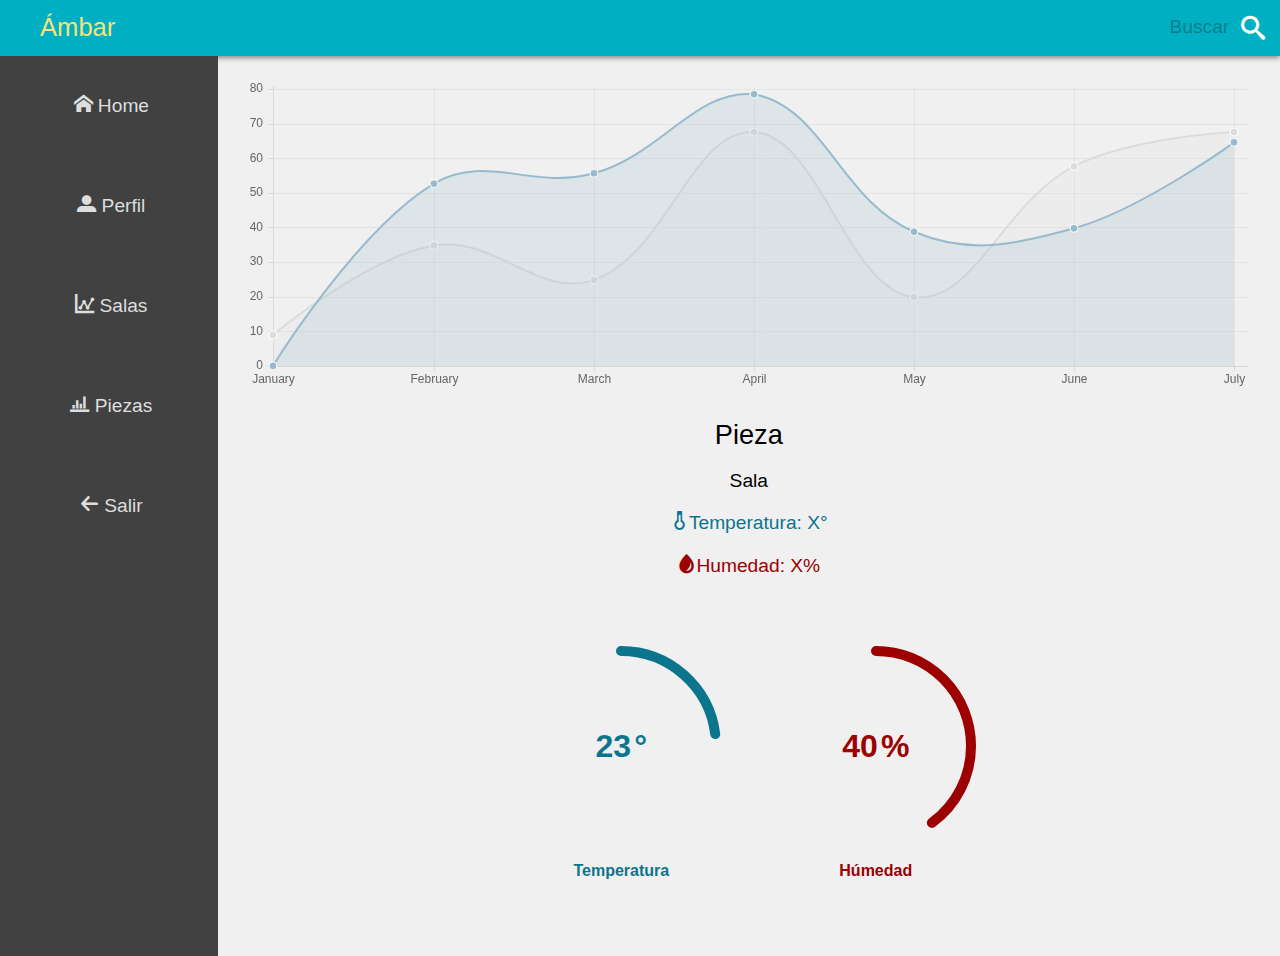
<file: index.html>
<!DOCTYPE html>
<html lang="en">
	<head>
		<meta charset="UTF-8" />
		<meta name="viewport" content="width=device-width, initial-scale=1, maximum-scale=1">
		<title>Ámbar</title>

		<link rel="stylesheet" type="text/css" href="css/stats.css" />
		<link rel="stylesheet" type="text/css" href="css/principal.css" />
		<link rel="shortcut icon" href="favicon.ico"> 
		<link rel="stylesheet" href="css/pushy.css">
		<link href='img/1.png' rel='shortcut icon' type='image/png'>
		<script src="js/jquery-2.1.1.min.js"></script>
		<script src="js/Chart.js"></script>
		
		
	</head>
	<body>
	<header class="header relative border-bottom">
		<a href="#" class="icon-menu left menu-btn"></a>
		<div class="logo">
			<div class="ambar">
				<span>
					Ámbar
				</span>
			</div>
			<div class="search right">
				<form action="">
					<input type="text" placeholder="Buscar"/>
					<input type="submit"/>
					<a href="#" class="icon-search"></a>	
				</form>
			</div>
		</div>
	</header>
	<nav class="pushy pushy-left">
		<ul class="">
			<li class="item">
				<a href="index.html"> 
					<span class="icon-home"></span>
					Home
				</a>
			</li>
			<li class="item">
				<a href="templates/profile.html"> 
					<span class="icon-usuario"></span>
					Perfil
				</a>
			</li>
			<li class="item">
				<a href="templates/salas.html">
					<span class="icon-stats"></span>
					Salas
				</a>
			</li>
			<li class="item">
				<a href="templates/piezas.html"> 
					<span class="icon-bars"></span>
					Piezas
				</a>
			</li>
			<li class="item">
				<a href="#"> 
					<span class="icon-left"></span>
					Salir
				</a>
			</li>
		</ul>
	</nav>
	<div class="site-overlay"></div>
	<section class="container center">
		<div class="menu">
			<ul class="/templates/piezas.html">
				<a href="index.html"> 
					<li class="item">
						<span class="icon-home"></span>
						Home
					</li>
				</a>
				<a href="templates/profile.html"> 
					<li class="item">
						<span class="icon-usuario"></span>
						Perfil
					</li>
				</a>
				<a href="templates/salas.html">
					<li class="item">
						<span class="icon-stats"></span>
						Salas
					</li>
				</a>
				<a href="templates/piezas.html"> 
					<li class="item">
						<span class="icon-bars"></span>
						Piezas
					</li>
				</a>
				<a href="#"> 
					<li class="item">
						<span class="icon-left"></span>
						Salir
					</li>
				</a>
			</ul>
		</div>
		<div class="cont2">
			<article class="lolo">
				<canvas id="canvas" height="400" width="1280"></canvas>
			</article>
			<article class="data">
				<p id="name">Pieza</p>
				<p id="room">Sala</p>
				<div class="info">
					<p class="tempe">
						<span class="icon-temp"></span>Temperatura: X°
					</p>
					<p class="hume">
						<span class="icon-droplet"></span>Humedad: X%
					</p>
				</div>
			</article>
			<article class="statistics">
				<div class="temp stat" data-percent="23">
				    <span class="celcius size"></span>
				    <p>Temperatura</p>
				</div>
				<div class="hum stat" data-percent="40">
				    <span class="percent size"></span>
				    <p>Húmedad</p>
				</div>
		
			</article>
		</div>
	</section>
	<script src="js/pushy.js"></script>
		<script src="js/easypiechart.js"></script>
		<script src="js/graf.js"></script>
	</body>
</html>
</file>
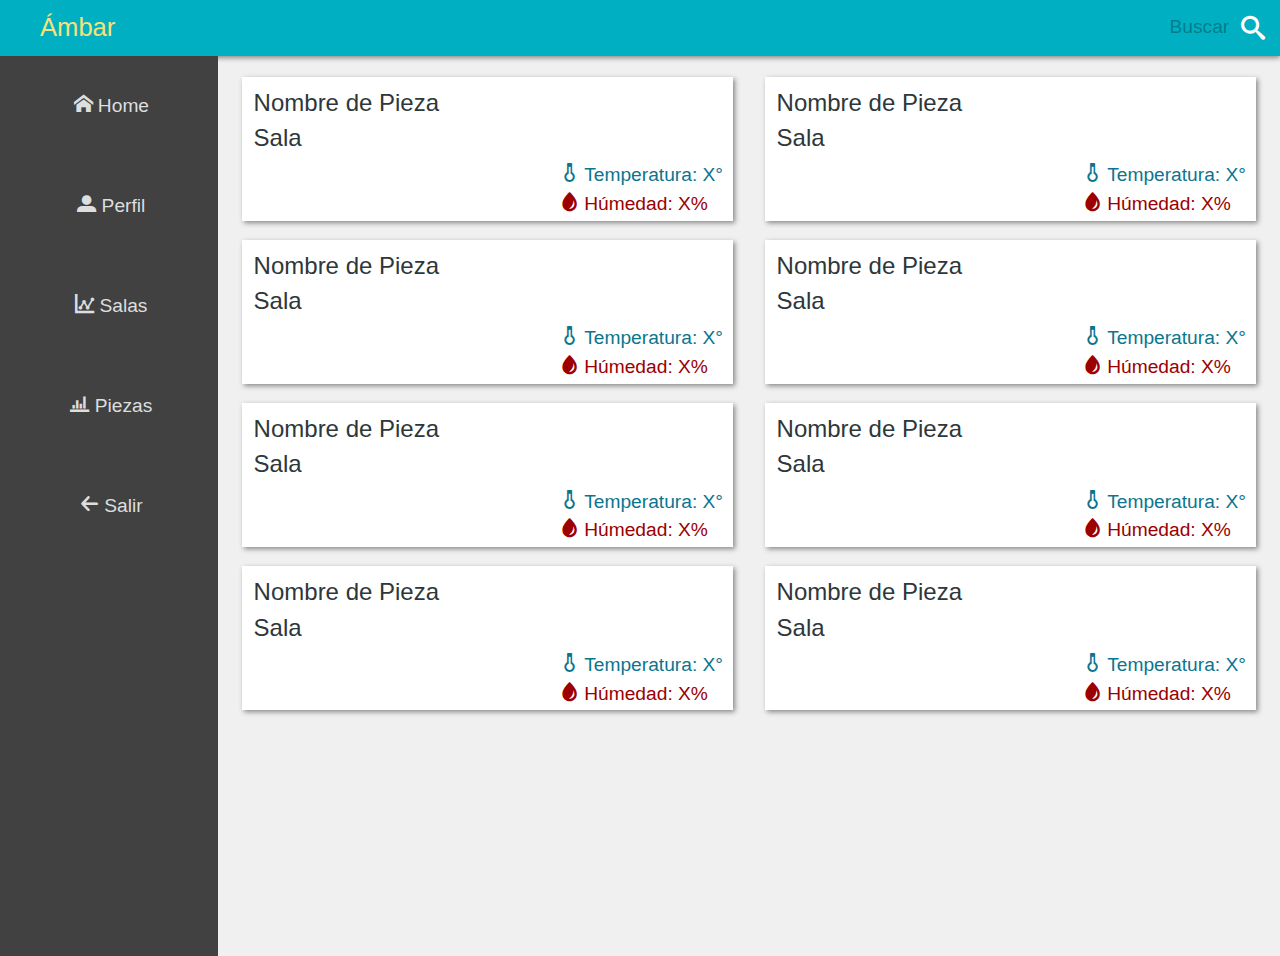
<file: templates/piezas.html>
<!DOCTYPE html>
<html lang="en">
	<head>
		<meta charset="UTF-8" />
		<meta name="viewport" content="width=device-width, initial-scale=1, maximum-scale=1">
		<title>Ámbar</title>

		<link rel="shortcut icon" href="../favicon.ico"> 
		<link rel="stylesheet" type="text/css" href="../css/principal.css" />
		<link rel="stylesheet" href="../css/pieces.css">
		<link rel="stylesheet" href="../css/pushy.css">
		<link href='../img/1.png' rel='shortcut icon' type='image/png'>

		<script src="../js/jquery-2.1.1.min.js"></script>
		<script src="../js/pushy.js"></script>
	</head>
	<body>
	<header class="header relative border-bottom">
		<a href="#" class="icon-menu left menu-btn"></a>
		<div class="logo">
			<div class="ambar">
				<span>
					Ámbar
				</span>
			</div>
			<div class="search right">
				<form action="">
					<input type="text" placeholder="Buscar"/>
					<input type="submit"/>
					<a href="#" class="icon-search"></a>	
				</form>
			</div>
		</div>
	</header>
	<nav class="pushy pushy-left">
		<ul class="piezas.html">
			<li class="item">
				<a href="../index.html"> 
					<span class="icon-home"></span>
					Home
				</a>
			</li>
			<li class="item">
				<a href="profile.html"> 
					<span class="icon-usuario"></span>
					Perfil
				</a>
			</li>
			<li class="item">
				<a href="salas.html">
					<span class="icon-stats"></span>
					Salas
				</a>
			</li>
			<li class="item">
				<a href="/piezas.html"> 
					<span class="icon-bars"></span>
					Piezas
				</a>
			</li>
			<li class="item">
				<a href="#"> 
					<span class="icon-left"></span>
					Salir
				</a>
			</li>
		</ul>
	</nav>	
	<div class="site-overlay"></div>
	<section class="container center">
		<div class="menu">
			<ul class="piezas.html">
				<a href="../index.html"> 
					<li class="item">
						<span class="icon-home"></span>
						Home
					</li>
				</a>
				<a href="profile.html"> 
					<li class="item">
						<span class="icon-usuario"></span>
						Perfil
					</li>
				</a>
				<a href="salas.html">
					<li class="item">
						<span class="icon-stats"></span>
						Salas
					</li>
				</a>
				<a href="piezas.html"> 
					<li class="item">
						<span class="icon-bars"></span>
						Piezas
					</li>
				</a>
				<a href="#"> 
					<li class="item">
						<span class="icon-left"></span>
						Salir
					</li>
				</a>
			</ul>
		</div>
		<div class="cont2">
			<article class="piece">
				<a href="" class="land">
					<article class="info">
						<span>
							<p>Nombre de Pieza</p>
							<p>Sala</p>
						</span>
						<div class="metric">
							<p class="temperatura">
								<span class="icon-temp"></span>
								Temperatura: X°
							</p>
							<p class="humedad">
								<span class="icon-droplet"></span>
								Húmedad: X%
							</p>	
						</div>
					</article>	
				</a>			
			</article>
			<article class="piece">
				<a href="" class="land">
					<article class="info">
						<span>
							<p>Nombre de Pieza</p>
							<p>Sala</p>
						</span>
						<div class="metric">
							<p class="temperatura">
								<span class="icon-temp"></span>
								Temperatura: X°
							</p>
							<p class="humedad">
								<span class="icon-droplet"></span>
								Húmedad: X%
							</p>	
						</div>
					</article>	
				</a>			
			</article><article class="piece">
				<a href="" class="land">
					<article class="info">
						<span>
							<p>Nombre de Pieza</p>
							<p>Sala</p>
						</span>
						<div class="metric">
							<p class="temperatura">
								<span class="icon-temp"></span>
								Temperatura: X°
							</p>
							<p class="humedad">
								<span class="icon-droplet"></span>
								Húmedad: X%
							</p>	
						</div>
					</article>	
				</a>			
			</article>
			<article class="piece">
				<a href="" class="land">
					<article class="info">
						<span>
							<p>Nombre de Pieza</p>
							<p>Sala</p>
						</span>
						<div class="metric">
							<p class="temperatura">
								<span class="icon-temp"></span>
								Temperatura: X°
							</p>
							<p class="humedad">
								<span class="icon-droplet"></span>
								Húmedad: X%
							</p>	
						</div>
					</article>	
				</a>			
			</article><article class="piece">
				<a href="" class="land">
					<article class="info">
						<span>
							<p>Nombre de Pieza</p>
							<p>Sala</p>
						</span>
						<div class="metric">
							<p class="temperatura">
								<span class="icon-temp"></span>
								Temperatura: X°
							</p>
							<p class="humedad">
								<span class="icon-droplet"></span>
								Húmedad: X%
							</p>	
						</div>
					</article>	
				</a>			
			</article>
			<article class="piece">
				<a href="" class="land">
					<article class="info">
						<span>
							<p>Nombre de Pieza</p>
							<p>Sala</p>
						</span>
						<div class="metric">
							<p class="temperatura">
								<span class="icon-temp"></span>
								Temperatura: X°
							</p>
							<p class="humedad">
								<span class="icon-droplet"></span>
								Húmedad: X%
							</p>	
						</div>
					</article>	
				</a>			
			</article><article class="piece">
				<a href="" class="land">
					<article class="info">
						<span>
							<p>Nombre de Pieza</p>
							<p>Sala</p>
						</span>
						<div class="metric">
							<p class="temperatura">
								<span class="icon-temp"></span>
								Temperatura: X°
							</p>
							<p class="humedad">
								<span class="icon-droplet"></span>
								Húmedad: X%
							</p>	
						</div>
					</article>	
				</a>			
			</article>
			<article class="piece">
				<a href="" class="land">
					<article class="info">
						<span>
							<p>Nombre de Pieza</p>
							<p>Sala</p>
						</span>
						<div class="metric">
							<p class="temperatura">
								<span class="icon-temp"></span>
								Temperatura: X°
							</p>
							<p class="humedad">
								<span class="icon-droplet"></span>
								Húmedad: X%
							</p>	
						</div>
					</article>	
				</a>			
			</article>
		</div>
	</section>
	</body>
</html>
</file>
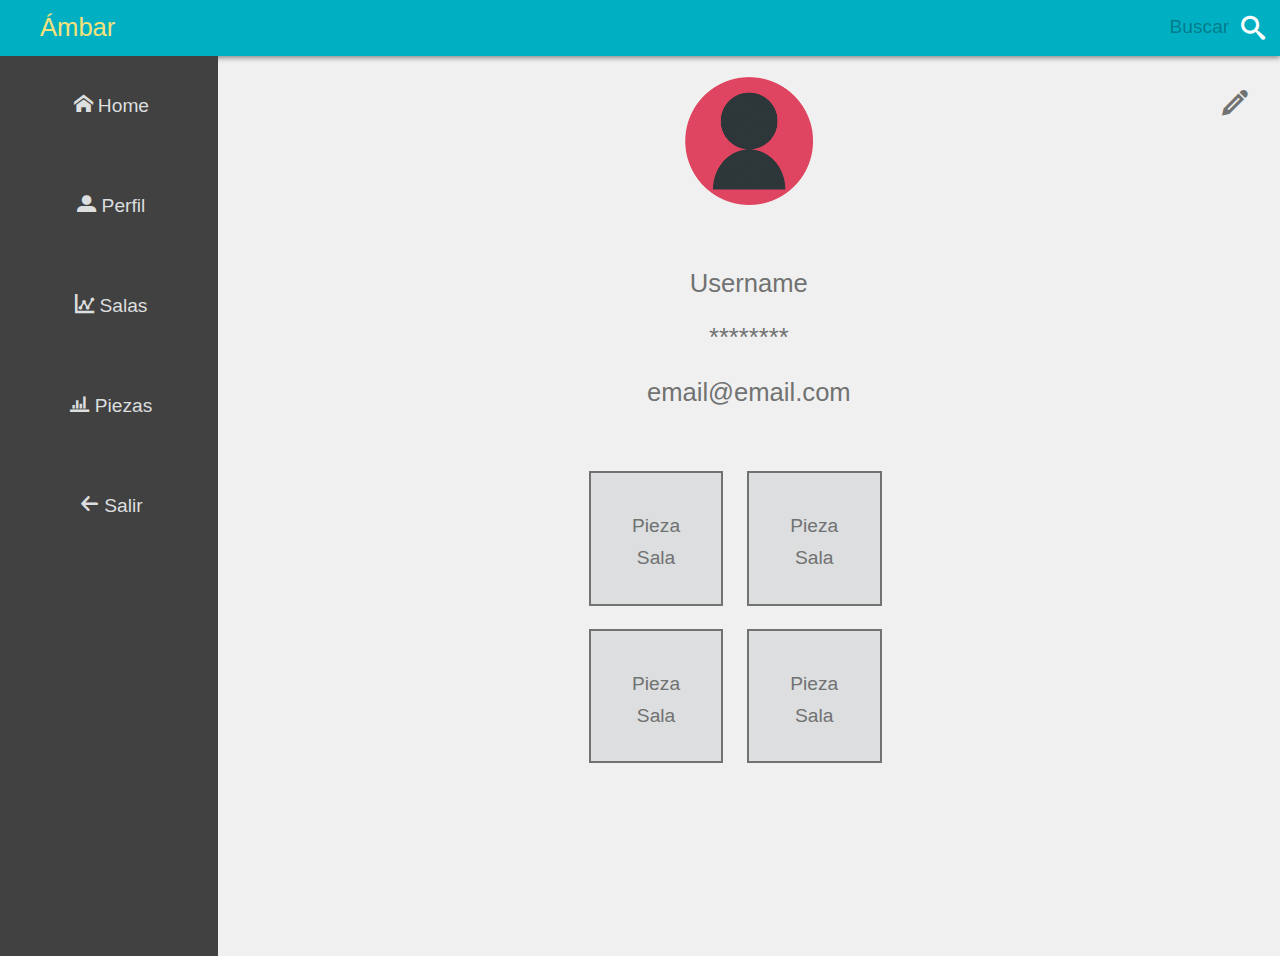
<file: templates/profile.html>
<!DOCTYPE html>
<html lang="en">
	<head>
		<meta charset="UTF-8" />
		<meta name="viewport" content="width=device-width, initial-scale=1, maximum-scale=1">
		<title>Ámbar</title>

		<link rel="shortcut icon" href="../favicon.ico"> 
		<link rel="stylesheet" type="text/css" href="../css/principal.css" />
		<link rel="stylesheet" href="../css/profile.css">
		<link rel="stylesheet" href="../css/pushy.css">
		<link href='../img/1.png' rel='shortcut icon' type='image/png'>

		<script src="../js/jquery-2.1.1.min.js"></script>
		<script src="../js/pushy.js"></script>
	</head>
	<body>
	<header class="header relative border-bottom">
		<a href="#" class="icon-menu left menu-btn"></a>
		<div class="logo">
			<div class="ambar">
				<span>
					Ámbar
				</span>
			</div>
			<div class="search right">
				<form action="">
					<input type="text" placeholder="Buscar"/>
					<input type="submit"/>
					<a href="#" class="icon-search"></a>	
				</form>
			</div>
		</div>
	</header>
	<nav class="pushy pushy-left">
		<ul class="piezas.html">
			<li class="item">
				<a href="../index.html"> 
					<span class="icon-home"></span>
					Home
				</a>
			</li>
			<li class="item">
				<a href="profile.html"> 
					<span class="icon-usuario"></span>
					Perfil
				</a>
			</li>
			<li class="item">
				<a href="salas.html">
					<span class="icon-stats"></span>
					Salas
				</a>
			</li>
			<li class="item">
				<a href="piezas.html"> 
					<span class="icon-bars"></span>
					Piezas
				</a>
			</li>
			<li class="item">
				<a href="#"> 
					<span class="icon-left"></span>
					Salir
				</a>
			</li>
		</ul>
	</nav>	
	<div class="site-overlay"></div>
	<section class="container center">
		<div class="menu">
				<ul class="piezas.html">
					<a href="../index.html"> 
						<li class="item">
							<span class="icon-home"></span>
							Home
						</li>
					</a>
					<a href="profile.html"> 
						<li class="item">
							<span class="icon-usuario"></span>
							Perfil
						</li>
					</a>
					<a href="salas.html">
						<li class="item">
							<span class="icon-stats"></span>
							Salas
						</li>
					</a>
					<a href="piezas.html"> 
						<li class="item">
							<span class="icon-bars"></span>
							Piezas
						</li>
					</a>
					<a href="#"> 
						<li class="item">
							<span class="icon-left"></span>
							Salir
						</li>
					</a>
				</ul>
		</div>
		<div class="cont2">
			<article class="pic">
				<figure class="profile_pic">
					<img src="../img/user.png" alt="">
				</figure>
				<button class="icon-pencil">
					
				</button>
			</article>
			<article class="data">
					<p>Username</p>
					<p>********</p>
					<p>email@email.com</p>
			</article>
			<article class="pieces">
				<div class="piece">
					<a href="">
						<span class="info">
							<p class="pieza">
								Pieza
							</p>
							<p class="sala">
								Sala
							</p>
						</span>
					</a>
				</div>
				<div class="piece">
					<a href="">
						<span class="info">
							<p class="pieza">
								Pieza
							</p>
							<p class="sala">
								Sala
							</p>
						</span>
					</a>
				</div>
				<div class="piece">
					<a href="">
						<span class="info">
							<p class="pieza">
								Pieza
							</p>
							<p class="sala">
								Sala
							</p>
						</span>
					</a>
				</div>
				<div class="piece">
					<a href="">
						<span class="info">
							<p class="pieza">
								Pieza
							</p>
							<p class="sala">
								Sala
							</p>
						</span>
					</a>
				</div>
			</article>
		</div>
	</section>
	</body>
</html>
</file>
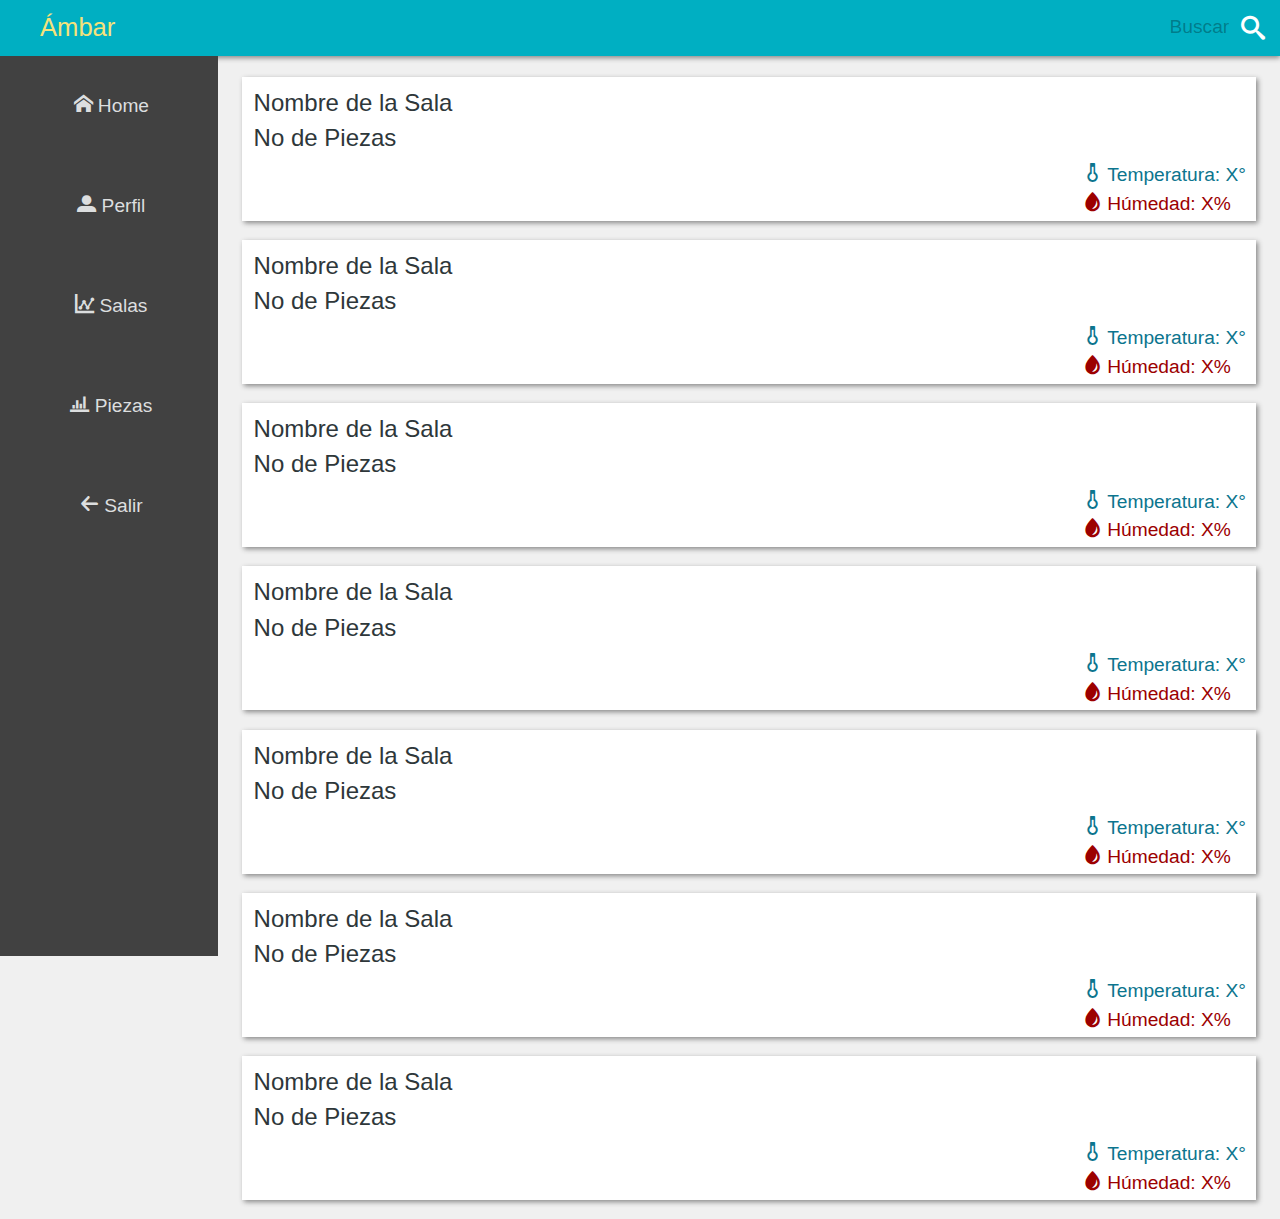
<file: templates/salas.html>
<!DOCTYPE html>
<html lang="en">
	<head>
		<meta charset="UTF-8" />
		<meta name="viewport" content="width=device-width, initial-scale=1, maximum-scale=1">
		<title>Ámbar</title>

		<link rel="shortcut icon" href="../favicon.ico"> 
		<link rel="stylesheet" type="text/css" href="../css/principal.css" />
		<link rel="stylesheet" href="../css/salas.css">
		<link rel="stylesheet" href="../css/pushy.css">
		<link href='../img/1.png' rel='shortcut icon' type='image/png'>

		<script src="../js/jquery-2.1.1.min.js"></script>
		<script src="../js/pushy.js"></script>
	</head>
	<body>
	<header class="header relative border-bottom">
		<a href="#" class="icon-menu left menu-btn"></a>
		<div class="logo">
			<div class="ambar">
				<span>
					Ámbar
				</span>
			</div>
			<div class="search right">
				<form action="">
					<input type="text" placeholder="Buscar"/>
					<input type="submit"/>
					<a href="#" class="icon-search"></a>	
				</form>
			</div>
		</div>
	</header>
	<nav class="pushy pushy-left">
		<ul class="piezas.html">
			<li class="item">
				<a href="../index.html"> 
					<span class="icon-home"></span>
					Home
				</a>
			</li>
			<li class="item">
				<a href="profile.html"> 
					<span class="icon-usuario"></span>
					Perfil
				</a>
			</li>
			<li class="item">
				<a href="salas.html">
					<span class="icon-stats"></span>
					Salas
				</a>
			</li>
			<li class="item">
				<a href="piezas.html"> 
					<span class="icon-bars"></span>
					Piezas
				</a>
			</li>
			<li class="item">
				<a href="#"> 
					<span class="icon-left"></span>
					Salir
				</a>
			</li>
		</ul>
	</nav>	
	<div class="site-overlay"></div>
	<section class="container center">
		<div class="menu">
			<ul class="piezas.html">
				<a href="../index.html"> 
					<li class="item">
						<span class="icon-home"></span>
						Home
					</li>
				</a>
				<a href="profile.html"> 
					<li class="item">
						<span class="icon-usuario"></span>
						Perfil
					</li>
				</a>
				<a href="salas.html">
					<li class="item">
						<span class="icon-stats"></span>
						Salas
					</li>
				</a>
				<a href="piezas.html"> 
					<li class="item">
						<span class="icon-bars"></span>
						Piezas
					</li>
				</a>
				<a href="#"> 
					<li class="item">
						<span class="icon-left"></span>
						Salir
					</li>
				</a>
			</ul>
		</div>
		<div class="cont2">
			<article class="piece">
				<a href="" class="land">
					<article class="info">
						<span>
							<p>Nombre de la Sala</p>
							<p>No de Piezas</p>
						</span>
						<div class="metric">
							<p class="temperatura">
								<span class="icon-temp"></span>
								Temperatura: X°
							</p>
							<p class="humedad">
								<span class="icon-droplet"></span>
								Húmedad: X%
							</p>	
						</div>
					</article>	
				</a>			
			</article>
			<article class="piece">
				<a href="" class="land">
					<article class="info">
						<span>
							<p>Nombre de la Sala</p>
							<p>No de Piezas</p>
						</span>
						<div class="metric">
							<p class="temperatura">
								<span class="icon-temp"></span>
								Temperatura: X°
							</p>
							<p class="humedad">
								<span class="icon-droplet"></span>
								Húmedad: X%
							</p>	
						</div>
					</article>	
				</a>			
			</article>
			<article class="piece">
				<a href="" class="land">
					<article class="info">
						<span>
							<p>Nombre de la Sala</p>
							<p>No de Piezas</p>
						</span>
						<div class="metric">
							<p class="temperatura">
								<span class="icon-temp"></span>
								Temperatura: X°
							</p>
							<p class="humedad">
								<span class="icon-droplet"></span>
								Húmedad: X%
							</p>	
						</div>
					</article>	
				</a>			
			</article>
			<article class="piece">
				<a href="" class="land">
					<article class="info">
						<span>
							<p>Nombre de la Sala</p>
							<p>No de Piezas</p>
						</span>
						<div class="metric">
							<p class="temperatura">
								<span class="icon-temp"></span>
								Temperatura: X°
							</p>
							<p class="humedad">
								<span class="icon-droplet"></span>
								Húmedad: X%
							</p>	
						</div>
					</article>	
				</a>			
			</article>
			<article class="piece">
				<a href="" class="land">
					<article class="info">
						<span>
							<p>Nombre de la Sala</p>
							<p>No de Piezas</p>
						</span>
						<div class="metric">
							<p class="temperatura">
								<span class="icon-temp"></span>
								Temperatura: X°
							</p>
							<p class="humedad">
								<span class="icon-droplet"></span>
								Húmedad: X%
							</p>	
						</div>
					</article>	
				</a>			
			</article>
			<article class="piece">
				<a href="" class="land">
					<article class="info">
						<span>
							<p>Nombre de la Sala</p>
							<p>No de Piezas</p>
						</span>
						<div class="metric">
							<p class="temperatura">
								<span class="icon-temp"></span>
								Temperatura: X°
							</p>
							<p class="humedad">
								<span class="icon-droplet"></span>
								Húmedad: X%
							</p>	
						</div>
					</article>	
				</a>			
			</article>
			<article class="piece">
				<a href="" class="land">
					<article class="info">
						<span>
							<p>Nombre de la Sala</p>
							<p>No de Piezas</p>
						</span>
						<div class="metric">
							<p class="temperatura">
								<span class="icon-temp"></span>
								Temperatura: X°
							</p>
							<p class="humedad">
								<span class="icon-droplet"></span>
								Húmedad: X%
							</p>	
						</div>
					</article>	
				</a>			
			</article>
		</div>
	</section>
	</body>
</html>
</file>
<file: css/stats.css>
.statistics{width:200px;margin:0 auto;}.statistics p{font-size:1em}.statistics span{font-size:2em}.container{padding:1.3em 0;width:100%;height:100%}.center{margin:0 auto}.data{text-align:center}.temp{color:#0c758e}.hum{color:#9c0000}.size{display:inline-block;line-height:200px;z-index:2}.percent:after{content:'%';margin-left:.1em;font-size:1em}.celcius:after{content:'°';margin-left:.1em;font-size:1em}.stat{position:relative;display:inline-block;width:200px;height:200px;margin-top:50px;margin-bottom:50px;margin-right:30px;text-align:center;font-weight:bold}.stat canvas{position:absolute;top:0;left:0}.info p{font-size:1.2em}.tempe{color:#0c758e}.hume{color:#9c0000}.chart{height:20em;width:100%;margin:1.5em auto}.lolo{margin:0 2em}#name{font-size:1.7em;margin-bottom:0}#room{font-size:1.2em;font-weight:100}@media screen and (min-width:455px){.stat{position:relative;display:inline-block;width:200px;height:200px;margin-top:50px;margin-bottom:50px;margin-right:50px;text-align:center;font-weight:bold;}.stat:nth-child(even){margin-right:0}.statistics{width:455px;margin:0 auto;}.statistics p{font-size:1em}.statistics span{font-size:2em}}
</file>
<file: css/pushy.css>
.pushy{
    position: fixed;
    width: 200px;
    height: 100%;
    top: 0;
    z-index: 9999;
    background: #414141;
    font-size: 1.1em;

}
.pushy a{
    display: block;
    color: #b3b3b1;
    padding: 15px 30px;
    border: none;
    padding: 1.5em 0 1.5em 2.5em;
    text-decoration: none;
}

.pushy a:hover{
    background: #00AFC2;
    color: #FFF;
    border: none;
}

/* Menu Movement */

.pushy-left{
    -webkit-transform: translate3d(-200px,0,0);
    -moz-transform: translate3d(-200px,0,0);
    -ms-transform: translate3d(-200px,0,0);
    -o-transform: translate3d(-200px,0,0);
    transform: translate3d(-200px,0,0);
}


/* Menu Transitions */

.pushy{
    -webkit-transition: -webkit-transform .2s cubic-bezier(.16, .68, .43, .99);
    -moz-transition: -moz-transform .2s cubic-bezier(.16, .68, .43, .99);
    -o-transition: -o-transform .2s cubic-bezier(.16, .68, .43, .99);
    transition: transform .2s cubic-bezier(.16, .68, .43, .99);
}

.site-overlay{
    display: none;
}

.pushy-active .site-overlay{
    display: block;
    position: fixed;
    top: 0;
    right: 0;
    bottom: 0;
    left: 0;
    z-index: 9998;
    background-color: rgba(0,0,0,0.5);
}
</file>
<file: css/pieces.css>
html{font-family:'Open Sans',sans-serif;font-size:16px}p{margin:0 0 .3em 0;padding:0}.piece{background:#fff;color:#2e373a;font-size:1.5em;height:5em;margin:0 1em .8em;padding:.5em;position:relative;width:auto;box-shadow:2px 2px 5px #888}.info{padding:.5em;text-decoration:none;color:#2e373a}.land{position:absolute;top:0;bottom:0;left:0;right:0}.metric{position:absolute;bottom:0;right:10px;}.metric p{font-size:1.2rem}.metric .temperatura{color:#0c758e}.metric .humedad{color:#9c0000}@media screen and (min-width:682px){.piece{width:41%;float:left;margin:0 0 .8em 1em;}.piece:nth-child(even){margin-right:1em;float:right}}@media screen and (min-width:950px){.piece{width:42%}}@media screen and (min-width:1220px){.piece{width:44%}}
</file>
<file: css/profile.css>
a{text-decoration:none}.pic{height:100%;margin:0 auto;position:relative;width:100%;}.pic img{height:8em;width:8em}.pic button{border:none;color:#717272;font-size:1.6em;position:absolute;right:1em;top:.5em;background:transparent}.profile_pic{height:8em;margin:0 auto;width:8em}.data{color:#717272;font-size:1.6em;font-weight:100;height:100%;margin:0 auto;padding:1.5em 0;text-align:center;width:100%}.pieces{margin:0 auto;width:20em;}.pieces .piece{background:#dcdedf;border:2px solid #717272;color:#717272;display:inline-block;font-size:1.2rem;height:6.8em;margin-bottom:1em;margin-right:1em;position:relative;text-align:center;width:6.8em;position:relative;}.pieces .piece:nth-child(even){margin-right:0}.pieces .piece p{margin:.5em 0}.pieces .piece .info{position:absolute;top:0;bottom:0;left:0;right:0;width:50%;height:50%;margin:auto}.pieces .piece a{position:absolute;top:0;bottom:0;left:0;right:0;color:#717272}
</file>
<file: css/salas.css>
html{font-family:'Open Sans',sans-serif;font-size:16px}p{margin:0 0 .3em 0;padding:0}.piece{background:#fff;color:#2e373a;font-size:1.5em;height:5em;margin:0 1em .8em;padding:.5em;position:relative;width:auto;box-shadow:2px 2px 5px #888}.info{padding:.5em;text-decoration:none;color:#2e373a}.land{position:absolute;top:0;bottom:0;left:0;right:0}.metric{position:absolute;bottom:0;right:10px;}.metric p{font-size:1.2rem}.metric .temperatura{color:#0c758e}.metric .humedad{color:#9c0000}
</file>
<file: css/principal.css>
/* normalize.css v3.0.0 | MIT License | git.io/normalize */
html{font-family:sans-serif;-ms-text-size-adjust:100%;-webkit-text-size-adjust:100%}body{margin:0}article,aside,details,figcaption,figure,footer,header,hgroup,main,nav,section,summary{display:block}audio,canvas,progress,video{display:inline-block;vertical-align:baseline}audio:not([controls]){display:none;height:0}[hidden],template{display:none}a{background:transparent;}a:active,a:hover{outline:0}abbr[title]{border-bottom:1px dotted}b,strong{font-weight:bold}dfn{font-style:italic}h1{font-size:2em;margin:.67em 0}mark{background:#ff0;color:#000}small{font-size:80%}sub,sup{font-size:75%;line-height:0;position:relative;vertical-align:baseline}sup{top:-.5em}sub{bottom:-.25em}img{border:0}svg:not(:root){overflow:hidden}figure{margin:1em 40px}hr{-moz-box-sizing:content-box;-webkit-box-sizing:content-box;-moz-box-sizing:content-box;box-sizing:content-box;height:0}pre{overflow:auto}code,kbd,pre,samp{font-family:monospace,monospace;font-size:1em}button,input,optgroup,select,textarea{color:inherit;font:inherit;margin:0}button{overflow:visible}button,select{text-transform:none}button,html input[type="button"],input[type="reset"],input[type="submit"]{-webkit-appearance:button;cursor:pointer}button[disabled],html input[disabled]{cursor:default}button::-moz-focus-inner,input::-moz-focus-inner{border:0;padding:0}input{line-height:normal}input[type="checkbox"],input[type="radio"]{-webkit-box-sizing:border-box;-moz-box-sizing:border-box;box-sizing:border-box;padding:0}input[type="number"]::-webkit-inner-spin-button,input[type="number"]::-webkit-outer-spin-button{height:auto}input[type="search"]{-webkit-appearance:textfield;-moz-box-sizing:content-box;-webkit-box-sizing:content-box;-webkit-box-sizing:content-box;-moz-box-sizing:content-box;box-sizing:content-box}input[type="search"]::-webkit-search-cancel-button,input[type="search"]::-webkit-search-decoration{-webkit-appearance:none}fieldset{border:1px solid #c0c0c0;margin:0 2px;padding:.35em .625em .75em}legend{border:0;padding:0}textarea{overflow:auto}optgroup{font-weight:bold}table{border-collapse:collapse;border-spacing:0}td,th{padding:0}@font-face{font-family:'icomoon';src:url("../fonts/icomoon.eot?-l2vv7q");src:url("../fonts/icomoon.eot?#iefix-l2vv7q") format('embedded-opentype'),url("../fonts/icomoon.woff?-l2vv7q") format('woff'),url("../fonts/icomoon.ttf?-l2vv7q") format('truetype'),url("../fonts/icomoon.svg?-l2vv7q#icomoon") format('svg');font-weight:normal;font-style:normal}[class^="icon-"],[class*=" icon-"]{font-family:'icomoon';speak:none;font-style:normal;font-weight:normal;font-variant:normal;text-transform:none;line-height:1;-webkit-font-smoothing:antialiased;-moz-osx-font-smoothing:grayscale}.icon-home:before{content:"\e600"}.icon-pencil:before{content:"\e605"}.icon-droplet:before{content:"\e606"}.icon-usuario:before{content:"\e601"}.icon-search:before{content:"\e607"}.icon-stats:before{content:"\e602"}.icon-bars:before{content:"\e603"}.icon-menu:before{content:"\e608"}.icon-left:before{content:"\73"}.icon-temp:before{content:"\e609"}a{text-decoration:none}html,body{background:#f0f0f0}font-family 'Open Sans',sans-serif{font-size:16px}figure{margin:0}img{vertical-align:top}input[type=submit]{display:none}input[type=text]{background:#00afc2;border:none;color:#fff;font-size:1.2em;padding:.2em .3em;position:absolute;right:45px;text-align:right;top:22%;width:45%}input[type=text]:focus{border-bottom:1px solid #fff}ul{margin:0;padding:0}::-webkit-input-placeholder{color:rgba(0,0,0,0.3)}:-moz-placeholder{color:rgba(0,0,0,0.3)}::-moz-placeholder{color:rgba(0,0,0,0.3)}:-ms-input-placeholder{color:rgba(0,0,0,0.3)}header{margin-bottom:1.5em;-webkit-box-shadow:0 2px 5px #888;box-shadow:0 2px 5px #888}.icon-menu{position:absolute;top:50%;margin-top:-12px;left:.5em;color:#fff;font-size:1.4em}.icon-search{color:#fff;font-size:1.5em;position:absolute;top:30%;right:15px}.ambar{color:#f5e27b;font-size:1.6em;margin:0;width:50%}.header{background:#00afc2;height:3.5em;position:relative}.hola span{margin-right:.5em;top:10px}.lel,.left{float:left}.logo{padding:.8em 0;position:relative;margin:0 0 0 2.5em}.right{float:right}.search{width:50%;padding:0 1em}#canvas{width:1000px;height:4em}.menu{display:none}@media screen and (min-width:950px){header{margin-bottom:0}.menu{display:block;width:17%;float:left;height:100%;background:#414141;font-size:1.2em;text-align:center;position:absolute;}.menu ul{list-style:none}.menu li{padding:2em 2em 2em;border-left:5px solid transparent;-webkit-transition:0.2s;-moz-transition:0.2s;-o-transition:0.2s;-ms-transition:0.2s;transition:0.2s}.menu a{color:#dcdedf}.menu li:hover{border-left:5px solid #00afc2;background:#2e373a}.container{padding:0}.cont2{width:83%;float:right;margin:0;padding-top:1.3em}.menu-btn{display:none}}
</file>
